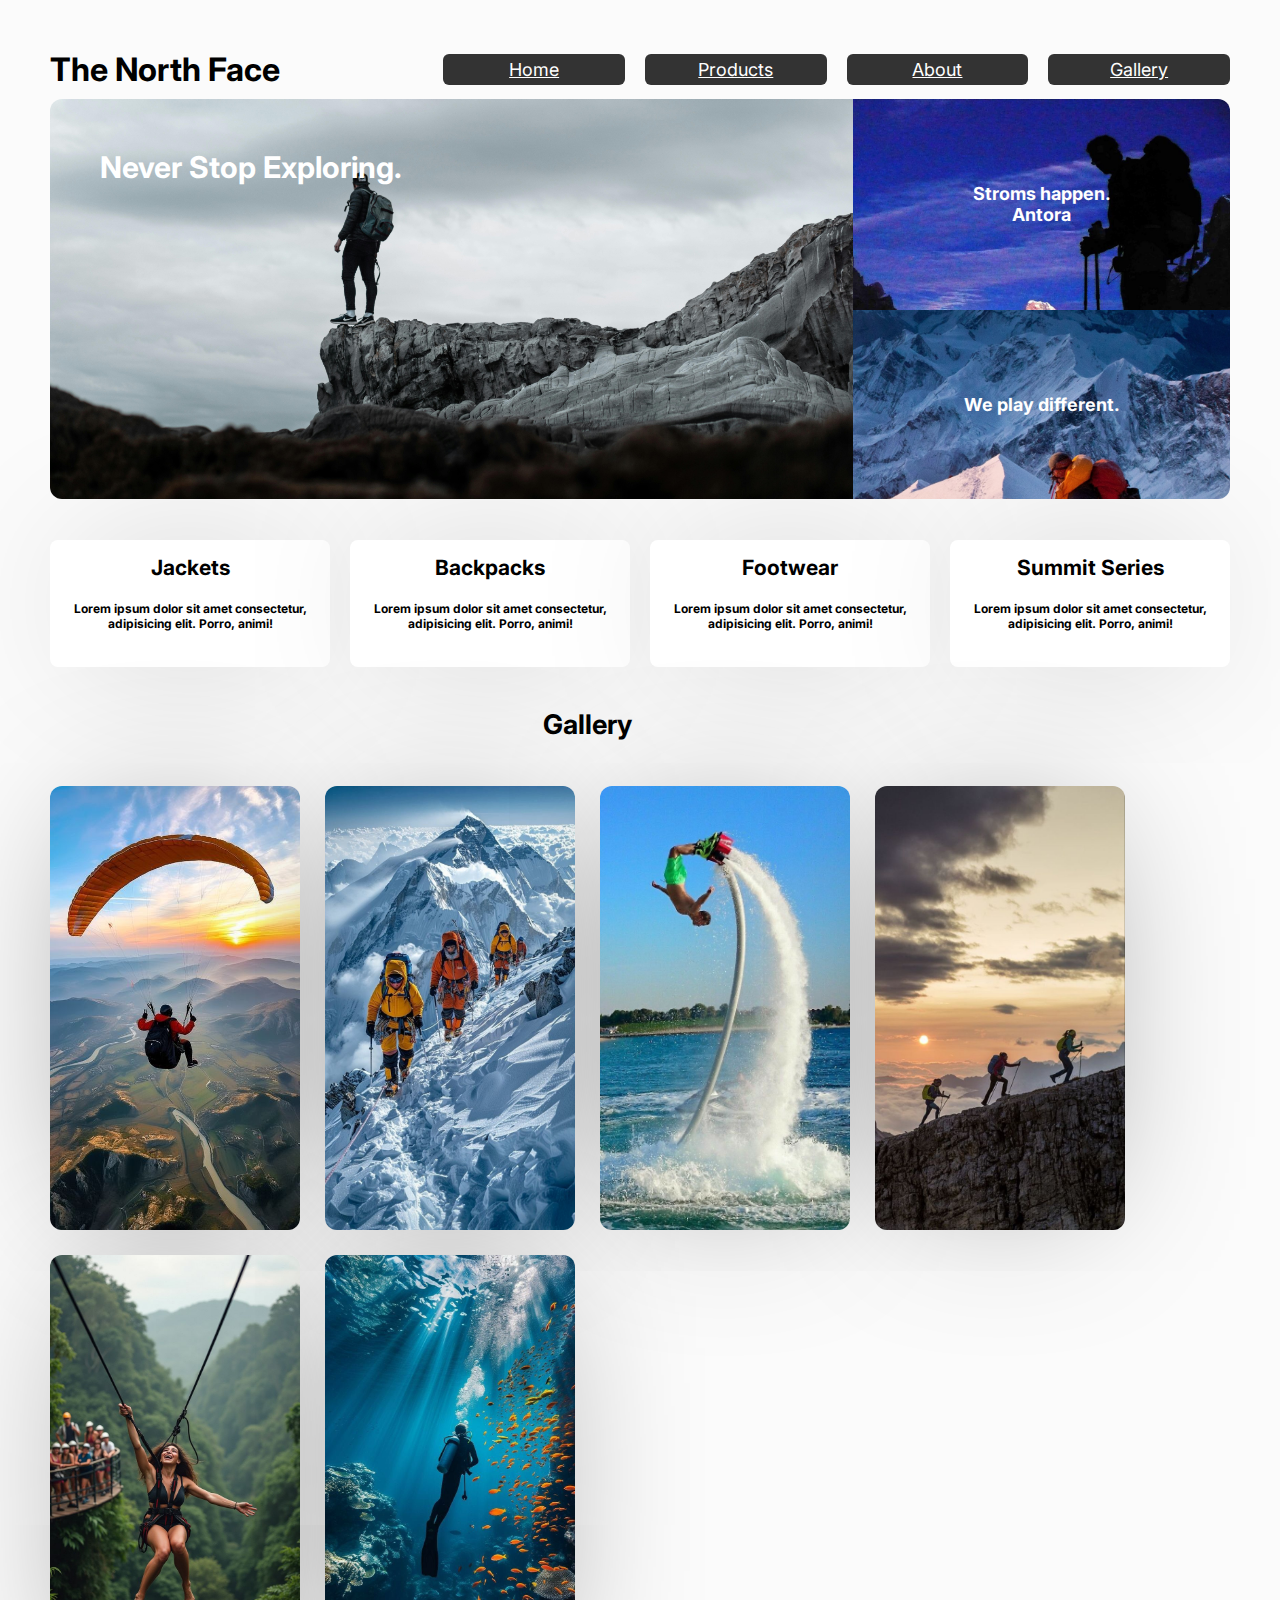
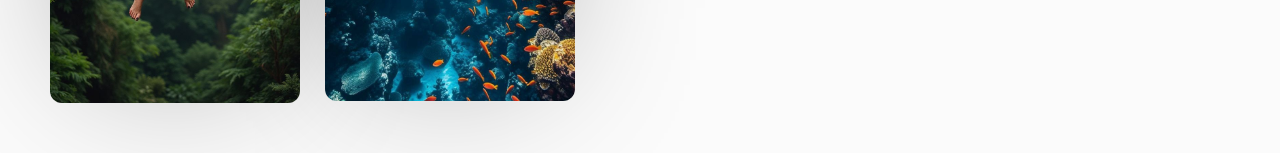
<file: Landing Page/index.html>
<!DOCTYPE html>
<html lang="en">
<head>
    <meta charset="UTF-8">
    <meta name="viewport" content="width=device-width, initial-scale=1.0">
    <title>The North Face</title>
    <link rel="preconnect" href="https://fonts.googleapis.com">
    <link rel="preconnect" href="https://fonts.gstatic.com" crossorigin>
    <link href="https://fonts.googleapis.com/css2?family=Inter:opsz@14..32&family=Montserrat:wght@600&display=swap" rel="stylesheet">
    <link rel="stylesheet" href="style.css">
</head>
<body>
    
    <div class="container">
        <header class="header">
            <div class="hero">
                <h2 class="heading">The North Face</h2>
                <h2 class="sub-heading">Never Stop Exploring.</h2>
            </div>
            <div class="features feature-1">
                <h4 class="text">Stroms happen. 
                    <br>Antora</h4>
            </div>
            <div class="features feature-2">
                <h4>We play different.</h4>
            </div>
        </header>

        <nav class="menu">
            <div class="menu-toggle">
                <input type="checkbox">
                <span></span>
                <span></span>
                <span></span>
            </div>
            <div class="brand">The North Face
            </div>
            <ul>
            <li><a href="">Home</a></li>
            <li><a href="">Products</a></li>
            <li><a href="">About</a></li>
            <li><a href="">Gallery</a></li>
            </ul>
        </nav>
        <br>
        <section class="services">
            <div class="service">
                <h3>Jackets</h3>
                <br>
                <p>Lorem ipsum dolor sit amet consectetur, adipisicing elit. Porro, animi!</p>
                <br>
            </div>
            <div class="service">
                <h3>Backpacks</h3>
                <br>
                <p>Lorem ipsum dolor sit amet consectetur, adipisicing elit. Porro, animi!</p>
                <br>
            </div>
            <div class="service">
                <h3>Footwear</h3>
                <br>
                <p>Lorem ipsum dolor sit amet consectetur, adipisicing elit. Porro, animi!</p>
                <br>
            </div>
            <div class="service">
                <h3>Summit Series</h3>
                <br>
                <p>Lorem ipsum dolor sit amet consectetur, adipisicing elit. Porro, animi!</p>
                <br>
            </div>
        </section>
        <br>
        <section class="gallery">
            <h2>Gallery</h2>
            <img src="img/1.jpeg" alt="">
            <img src="img/2.jpeg" alt="">
            <img src="img/3.jpeg" alt="">
            <img src="img/4.jpeg" alt="">
            <img src="img/5.jpeg" alt="">
            <img src="img/6.jpeg" alt="">
        </section>
    </div>

    <script>
        const menuToggle = document.querySelector('.menu-toggle input');
const nav = document.querySelector('nav ul');

menuToggle.addEventListener('click', function(){
    nav.classList.toggle('slide');
})
    </script>
</body>
</html>
</file>
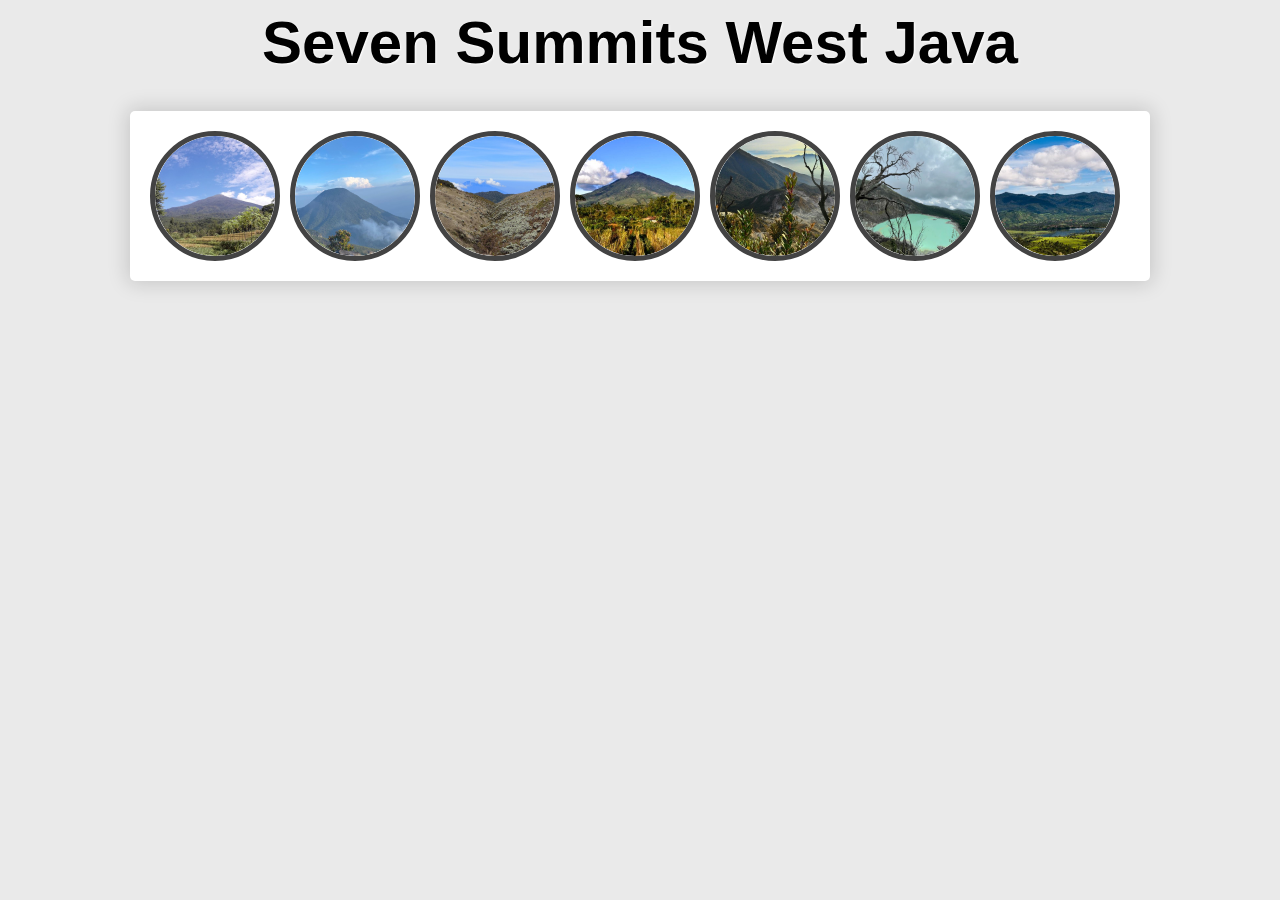
<file: lightbox/index.html>
<!DOCTYPE html>
<html lang="en">
<head>
    <meta charset="UTF-8">
    <meta name="viewport" content="width=device-width, initial-scale=1.0">
    <title>Gallery</title>
    <link rel="stylesheet" href="css/reset.css">
    <link rel="stylesheet" href="css/style.css">
</head>
<body>
<h1>Seven Summits West Java</h1>

<div class="container">
    <ul class="gallery">
        <li>
            <a href="#gambar-1">
                <img src="img/thumb/gunungciremai.png" alt="CIREMAI">
                <span>Ciremai</span>
            </a>
            <div class="overlay" id="gambar-1"> 
                <a href="#" class="close">close</a>
                <a href="#gambar-7" class="prev">prev</a>
                <img src="./img/full/gunungciremai.png" alt="ciremai">
                <a href="#gambar-2" class="next">next</a>
            </div>
        </li>
        <li>
            <a href="#gambar-2">
                <img src="img/thumb/gunungpangrango.png" alt="Pangrango">   
                <span>Pangrango</span>
            </a>
            <div class="overlay" id="gambar-2"> 
                <a href="#gambar-1" class="prev">prev</a>
                <a href="#" class="close">close</a>
                <img src="./img/full/gunungpangrango.png" alt="Pangrango">
                <a href="#gambar-3" class="next">next</a>
               
             </div>   
        </li>
        <li>
            <a href="#gambar-3">
                <img src="img/thumb/gununggede.png" alt="Gede">
                <span>Gede</span>
            </a>
            <div class="overlay" id="gambar-3">
                <a href="#gambar-2" class="prev">prev</a> 
                <a href="#" class="close">close</a>
                <img src="./img/full/gununggede.png" alt="Gede">
                <a href="#gambar-4" class="next">next</a>
                
             </div>   
        </li>
        <li>
            <a href="#gambar-4">
                <img src="img/thumb/gunungcikuray.png" alt="Cikuray">
                <span>Cikuray</span>
            </a>
            <div class="overlay" id="gambar-4">
                <a href="#gambar-3" class="prev">prev</a> 
                <a href="#" class="close">close</a>
                <img src="./img/full/gunungcikuray.png" alt="Cikuray">
                <a href="#gambar-5" class="next">next</a>
                
            </div>
        </li>
        <li>
            <a href="#gambar-5">
                <img src="img/thumb/gunungpapandayan.png" alt="Papandayan">
                <span>Papandayan</span>
            </a>
            <div class="overlay" id="gambar-5"> 
                <a href="#gambar-4" class="prev">prev</a>
                <a href="#" class="close">close</a>
                <img src="./img/full/gunungpapandayan.png" alt="Papandayan">
                <a href="#gambar-6" class="next">next</a>
                
            </div>
        </li>
        <li>
            <a href="#gambar-6">
                <img src="img/thumb/gunungpatuha.png" alt="Patuha">
                <span>Patuha</span>
            </a>
            <div class="overlay" id="gambar-6">
                <a href="#gambar-5" class="prev">prev</a> 
                <a href="#" class="close">close</a>
                <img src="./img/full/gunungpatuha.png" alt="Patuha">
                <a href="#gambar-7" class="next">next</a>
                
            </div>
        </li>
        <li>
            <a href="#gambar-7">
                <img src="img/thumb/gunungmalabar.png" alt="Malabar">
                <span>Malabar</span>
                <div class="overlay" id="gambar-7"> 
                    <a href="#gambar-6" class="prev">prev</a>
                    <a href="#" class="close">close</a>
                    <img src="./img/full/gunungmalabar.png" alt="Malabar">
                    <a href="#gambar-1" class="next">next</a>
                    
                </div>
            </a>
        </li>
        <div class="clear"></div>
    </ul>
</div>



</body>
</html>
</file>
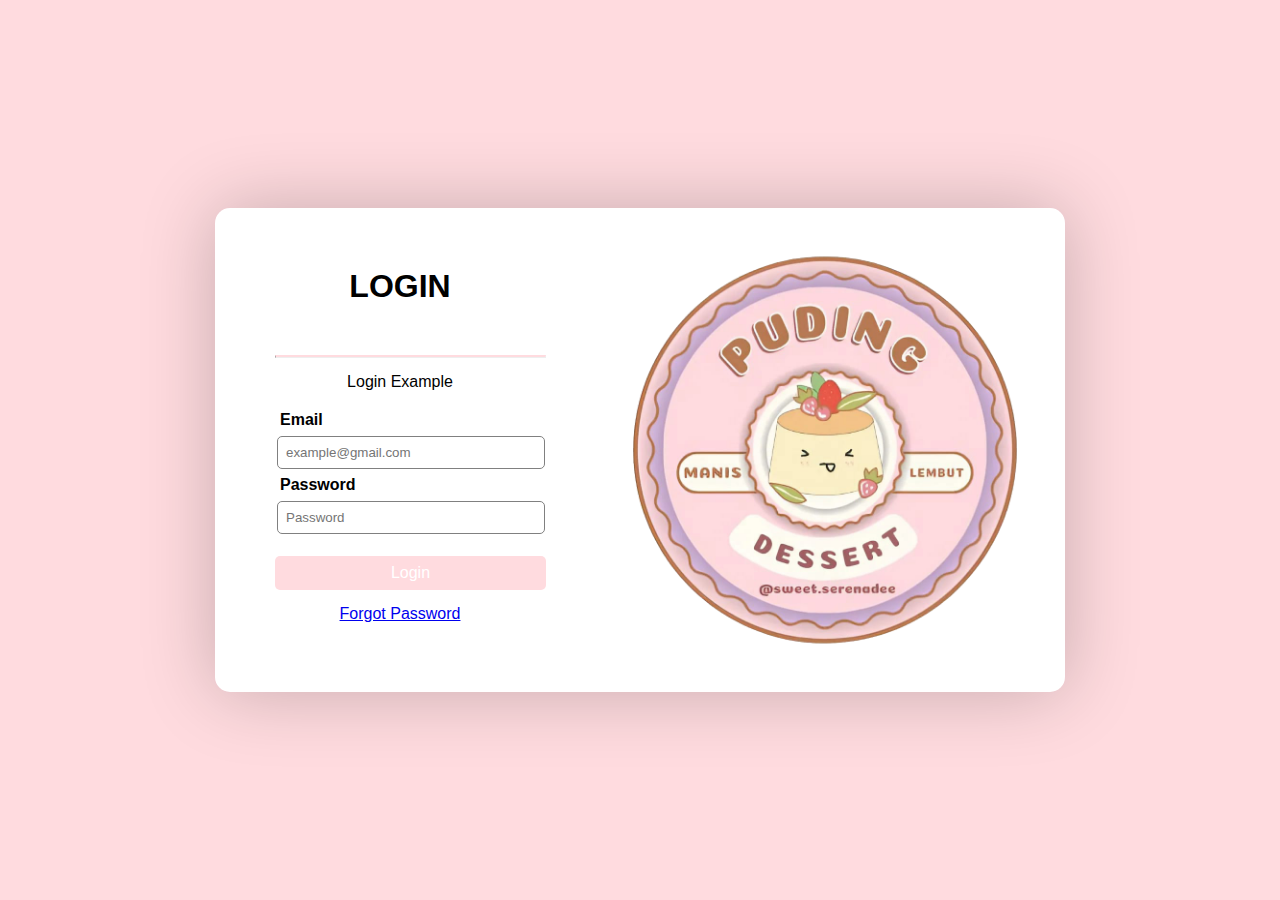
<file: login/index.html>
<!DOCTYPE html>
<html lang="en">
<head>
    <meta charset="UTF-8">
    <meta name="viewport" content="width=device-width, initial-scale=1.0">
    <title>Login</title>
    <link rel="stylesheet" href="style.css">
</head>
<body>
    <div class="container">
        <div class="login">
            <form action="">
                <h1>Login</h1>
                <hr>
                <p> Login Example </p>
                <label for="">Email</label>
                <input type="text" placeholder="example@gmail.com">
                <label for="">Password</label>
                <input type="password" placeholder="Password">
                <button>Login</button>
                <p>
                    <a href="#">Forgot Password</a>
                </p>
            </form>
        </div>
        <div class="right">
            <img src="sweet serenade.png" alt="">
        </div>
    </div>
</body>
</html>
</file>
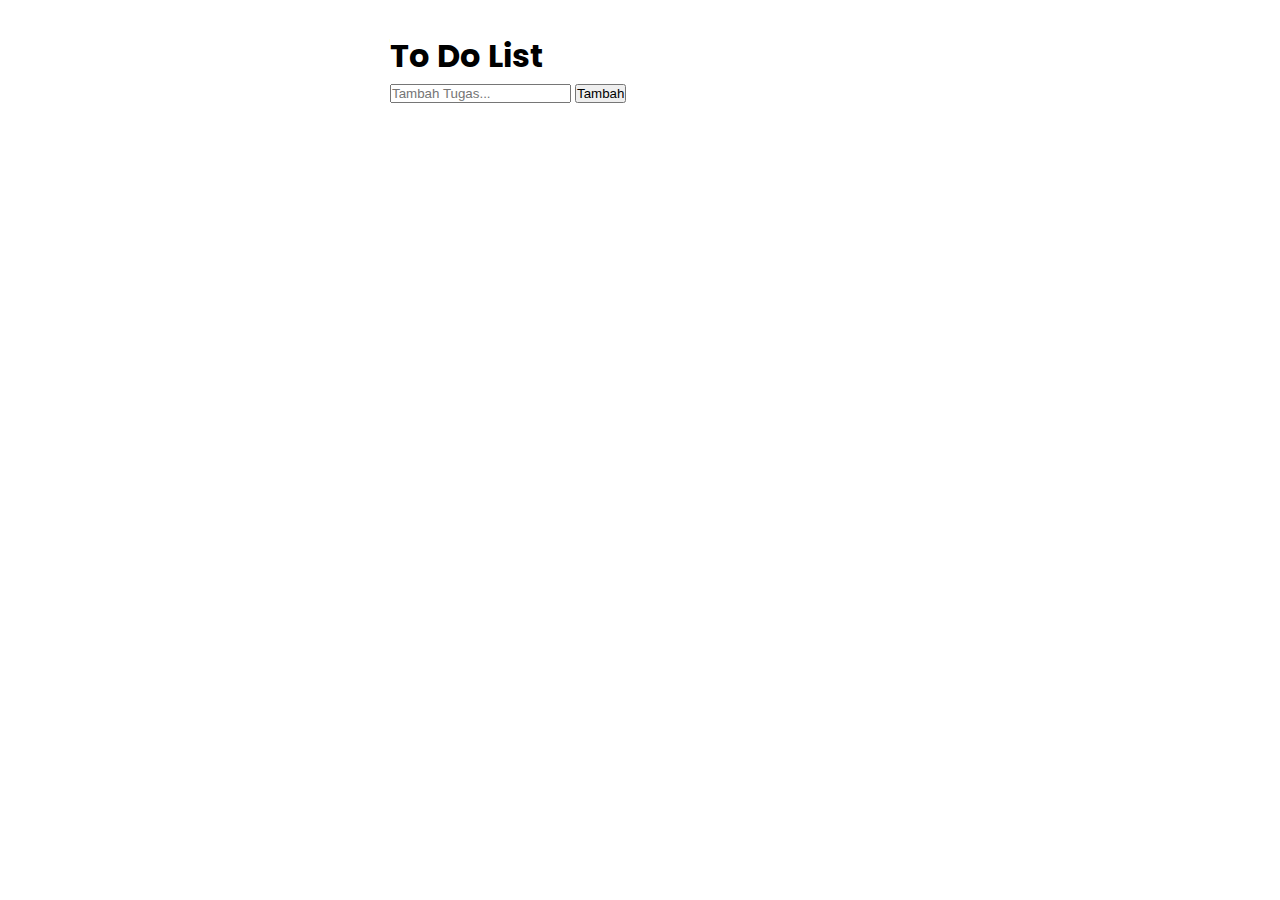
<file: to-do-list/index.html>
<!DOCTYPE html>
<html lang="en">
  <head>
    <meta charset="UTF-8" />
    <meta name="viewport" content="width=device-width, initial-scale=1.0" />
    <link rel="stylesheet" href="style.css" />
    <link rel="preconnect" href="https://fonts.googleapis.com" />
    <link rel="preconnect" href="https://fonts.gstatic.com" crossorigin />
    <link
      href="https://fonts.googleapis.com/css2?family=Poppins:wght@300;400;700&display=swap"
      rel="stylesheet"
    />
    <title>To Do List</title>
  </head>
  <body>
    <h1>To Do List</h1>
    <form id="todo-form">
      <input
        type="text"
        id="todo-input"
        placeholder="Tambah Tugas..."
        required
      />
      <button type="submit">Tambah</button>
    </form>
    <ul id="todo-list"></ul>

    <script src="script.js"></script>
  </body>
</html>
</file>
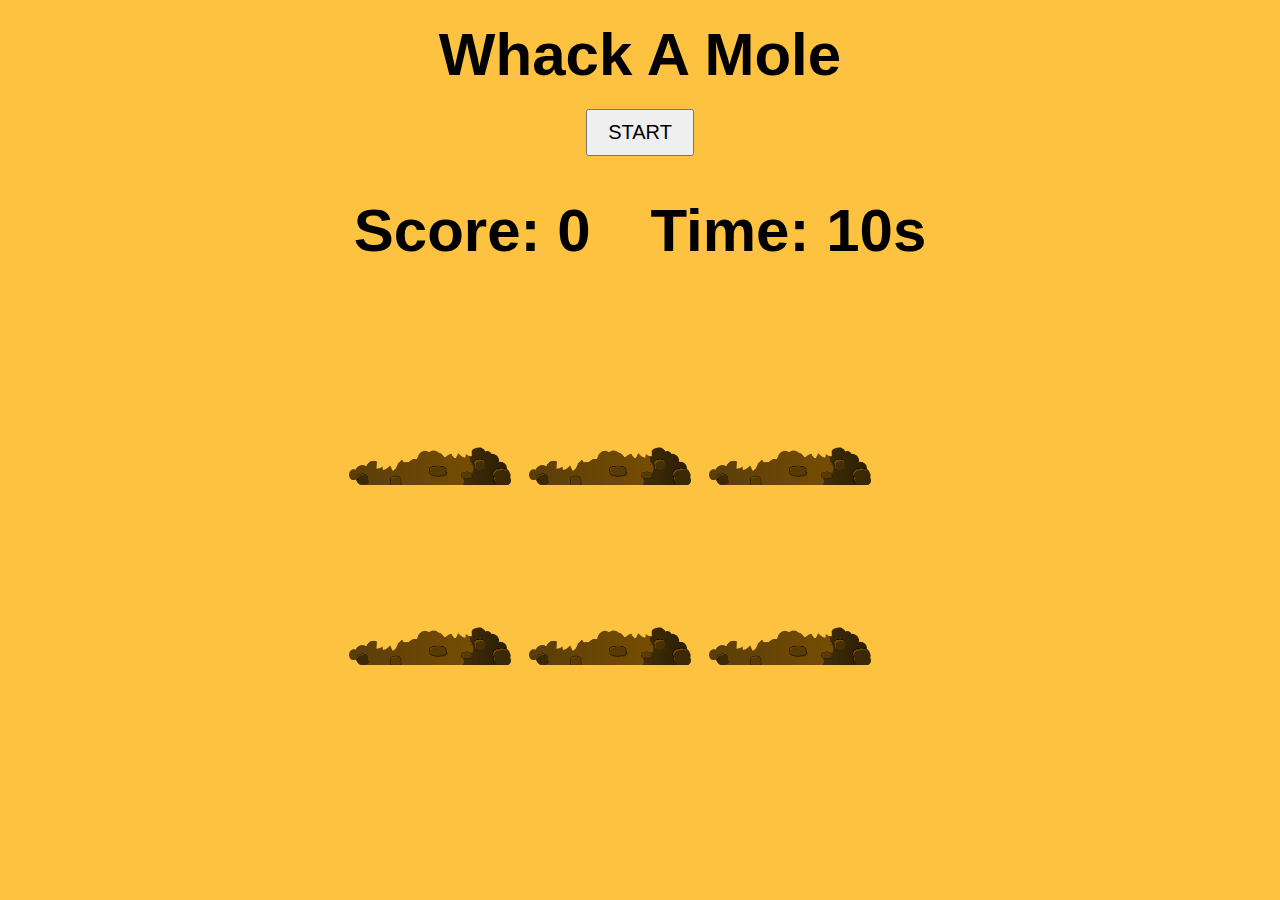
<file: whack a mole/index.html>
<!DOCTYPE html>
<html lang="en">
<head>
    <meta charset="UTF-8">
    <meta name="viewport" content="width=device-width, initial-scale=1.0">
    <title>Whack A Mole</title>
    <link rel="stylesheet" href="css/style.css">
</head>
<body>
    <h1>Whack A Mole</h1>

    <button type="button" class="start" onclick="start()">START</button>

    <div class="game-info">
        <h2 class="score-board">Score: 0</h2>
        <h2 class="time-board">Time: 10s</h2>
    </div>

    <div class="container">
        <div class="tanah">
            <div class="mole"></div>
        </div>
        <div class="tanah">
            <div class="mole"></div>
        </div>
        <div class="tanah">
            <div class="mole"></div>
        </div>
        <div class="tanah">
            <div class="mole"></div>
        </div>
        <div class="tanah">
            <div class="mole"></div>
        </div>
        <div class="tanah">
            <div class="mole"></div>
        </div>
    </div>

    <div class="popup" id="scorePopup">
        <div class="popup-content">
            <h2>Game Over!</h2>
            <p>Your score: <span id="finalScore">0</span></p>
            <button onclick="closePopup()">OK</button>
        </div>
    </div>

    <script src="js/script.js"></script>
</body>
</html>
</file>
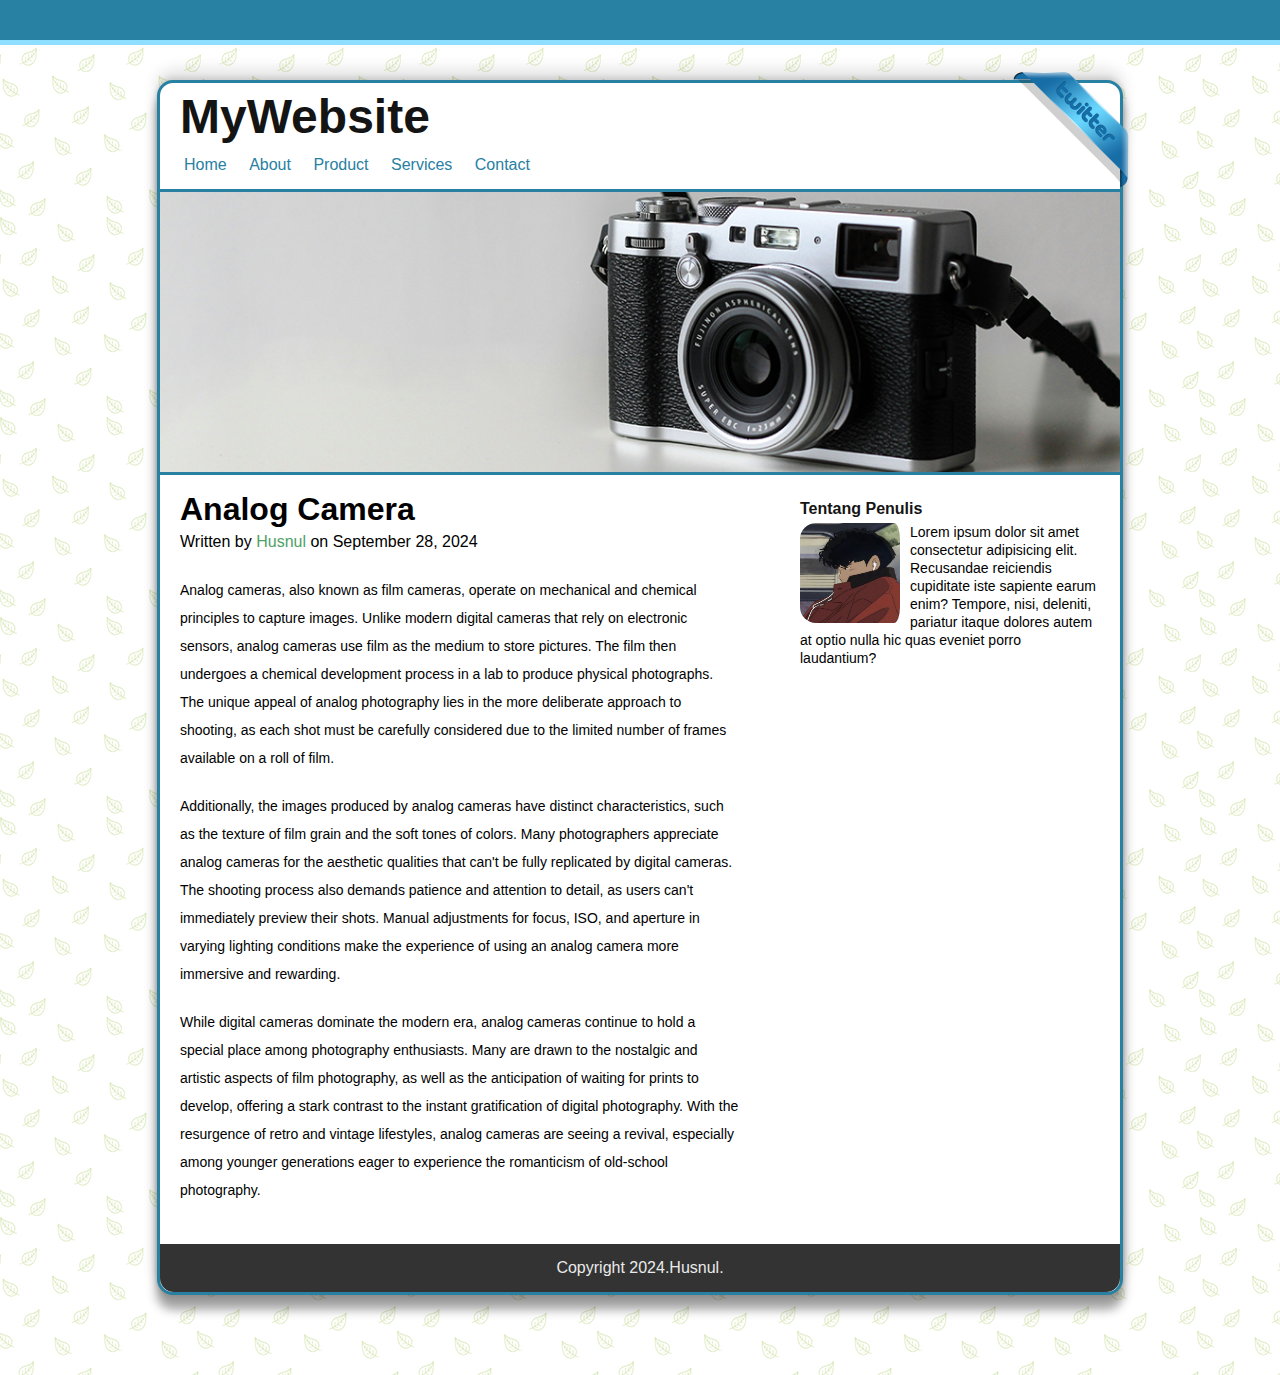
<file: artikel/web.html>
<!DOCTYPE html>
<html>
<head>
	<title>Latihan Position</title>
	<link rel="stylesheet" href="style.css">
</head>
<body>
	<div class="top"> </div>
	<div class="container">
		<a href="https://www.instagram.com/husnulfk/?hl=id" class="twitter" target="_blank">@husnulfk</a>
		<div class="header">
			<h1 class="judul">MyWebsite</h1>
			<ul>
				<li><a href="#">Home</a></li>
				<li><a href="#">About</a></li>
				<li><a href="#">Product</a></li>
				<li><a href="#">Services</a></li>
				<li><a href="#">Contact</a></li>
			</ul>
		</div>
		<div class="hero"></div>	
		<div class="content cf">
			<div class="main">
					<h2>Analog Camera</h2>
				<p class="penulis">Written by <a href="#">Husnul</a> on September 28, 2024</p>
				<p>Analog cameras, also known as film cameras, operate on mechanical and chemical principles to capture images. Unlike modern digital cameras that rely on electronic sensors, analog cameras use film as the medium to store pictures. The film then undergoes a chemical development process in a lab to produce physical photographs. The unique appeal of analog photography lies in the more deliberate approach to shooting, as each shot must be carefully considered due to the limited number of frames available on a roll of film.</p>
				<p>Additionally, the images produced by analog cameras have distinct characteristics, such as the texture of film grain and the soft tones of colors. Many photographers appreciate analog cameras for the aesthetic qualities that can't be fully replicated by digital cameras. The shooting process also demands patience and attention to detail, as users can't immediately preview their shots. Manual adjustments for focus, ISO, and aperture in varying lighting conditions make the experience of using an analog camera more immersive and rewarding.</p>
				<p>While digital cameras dominate the modern era, analog cameras continue to hold a special place among photography enthusiasts. Many are drawn to the nostalgic and artistic aspects of film photography, as well as the anticipation of waiting for prints to develop, offering a stark contrast to the instant gratification of digital photography. With the resurgence of retro and vintage lifestyles, analog cameras are seeing a revival, especially among younger generations eager to experience the romanticism of old-school photography.</p>
			</div>
			<div class="sidebar">
				<h3>Tentang Penulis</h3>
				<img src="img/foto.jpeg" alt="husnul">
				<p>Lorem ipsum dolor sit amet consectetur adipisicing elit. Recusandae reiciendis cupiditate iste sapiente earum enim? Tempore, nisi, deleniti, pariatur itaque dolores autem at optio nulla hic quas eveniet porro laudantium?</p>
			</div>
			
		</div>
		    <div class="footer">
			    <p class="copy">Copyright 2024.Husnul.</p>
		    </div>
	</div>
</body>
</html>
</file>
<file: Landing Page/style.css>
* {
    margin: 0;
    padding: 0;
}

img {
    width: 100%;
}

body {
    background-color: #fbfbfb;
    font-size: 18px;
    font-family: 'Inter', Arial, Helvetica, sans-serif;
    margin: 50px;
}
/* Container */

.container {
    display: grid;
    gap: 10px;
}


/* Header */
.header {
    display: grid;
    grid-template-areas: 
    'hero hero feature-1'
    'hero hero feature-2';

}

.hero {
    grid-area: hero;
    min-height: 300px;
    background-image: url(img/hero.png);
    background-size: cover;
    background-position: center;
    padding: 50px;
    border-radius: 12px 0 0 12px;
}

.hero .sub-heading {
    font-size: 30px;
    color: white;
}

.hero .heading {
    display: none;
    color: black;
}

.features {
    background-color: black;
    display: grid;
    text-align: center;
    cursor: pointer;
    padding: 10px;
    place-content: center;
    color: rgb(255, 255, 255);
    /* justify-content: start;
    align-content: center; */
}

.feature-1 {
    border-radius: 0 12px 0 0;
    grid-area: feature-1;
    background-image: url(img/image1.png);
    background-size: cover;
}

.feature-2 {
    border-radius: 0 0 12px 0;
    grid-area: feature-2;
    background-image: url(img/image2.png);
    background-size: cover;
}

/* Navigations */

.menu {
    order: -1;
    display: grid;
    grid-template-columns: 1fr 2fr;
    align-items: center;
}

.menu .brand {
    font-size: 1.8em;
    color: #000000;
    font-weight: bold;
    box-shadow: -1px 0px 156px -41px rgba(0,0,0,0.41);
    
}

.menu ul {
    list-style: none;
    display: grid;
    grid-template-columns: repeat(auto-fit, minmax(100px, 1fr));
    gap: 20px;
}

.menu a {
    border-radius: 6px;
    box-shadow: -1px 0px 156px -41px rgba(0,0,0,0.41);
    display: block;
    background-color: #333;
    color: white;
    text-align: center;
    padding: 5px;
}

/* Hamburger Menu */
.menu-toggle {
    display: none;
    flex-direction: column;
    height: 20px;
    justify-content: space-between;
    position: relative;
    z-index: 9;
}

.menu-toggle input {
    position: absolute;
    width: 40px;
    height: 28px;
    left: -5px;
    top: -3px;
    opacity: 0;
    cursor: pointer;
    z-index: 2;
}

.menu-toggle span {
    display: block;
    width: 28px;
    height: 3px;
    background-color: #000000;
    border-radius: 3px;
    transition: all 0.5s;
}

/* hamburger Menu Animation */
.menu-toggle span:nth-child(2) {
    transform-origin: 0 0;
}

.menu-toggle span:nth-child(4) {
    transform-origin: 0 100%;
}

.menu-toggle input:checked~span:nth-child(2) {
    background-color: white;
    transform: rotate(45deg); translate: (-1px, -1px);
}
.menu-toggle input:checked~span:nth-child(4) {
    background-color: white;
    transform: rotate(-45deg); translate: (-1px, 0);
} 

.menu-toggle input:checked~span:nth-child(3) {
    opacity: 0;
    transform: scale(0);
} 

/* Services */

.services {
    display: grid;
    grid-template-columns: repeat(auto-fit, minmax(200px, 1fr));
    gap: 20px;
}

.service {
    padding: 15px;
    text-align: center;
    background-color: #ffffff;
    border-radius: 8px;
    box-shadow: -1px 0px 156px -41px rgba(0,0,0,0.41);
}

.service p {
    font-weight: bold;
    letter-spacing: 0px;
    font-size: 12px;
}

/* Gallery */
.gallery {
    display: grid;
    grid-template-columns: repeat(auto-fit, minmax(200px, 250px));
    gap: 25px;
}

.gallery img {
    border-radius: 12px;
    box-shadow: -1px 0px 156px -41px rgba(0,0,0,0.41);
}

.gallery h2 {
    /* grid-column-start: 1;
    grid-column-end: -1; */
    grid-column: 1 / -1;
    text-align: center;
    margin-bottom: 20px;
    box-shadow: -1px 0px 156px -41px rgba(0,0,0,0.41);

}
/* Responsive Breakpoint */
@media (max-width: 1024px) {
    .menu {
        order: inherit;
        grid-template-columns: 1fr;
    }
    .menu .brand {
        display: none;
    }

    .hero .heading {
        display: block;
        color: rgb(255, 255, 255);
        padding: 5px;
    }

    .hero {
        display: flex;
        flex-direction: column;
        align-items: start;
        justify-items: center;
    }
}

@media (max-width: 768px) {
    .menu {
        order: -1;
        justify-items: end;
    }
    .menu-toggle {
        display: flex;
    }
    .menu ul {
        display: flex;
        position: absolute;
        right: 0;
        top: 0;
        width: 100%;
        flex-direction: column;
        align-items: center;
        height: 100vh;
        justify-content: space-evenly;
        z-index: 1;
        background-color: rgba(0, 0, 0, 0.428);
        transform: translateY(-100%);
        transition: all 1s;
        opacity: 0;
    }  

    nav ul.slide {
        opacity: 1;
        transform: translateY(0);
    }
}
@media (max-width: 600px) {
    .header {
        grid-template-areas: 
        'hero'
        'feature-1'
        'feature-2';
    }
    
    .hero {
        border-radius: 12px 12px 0 0;
    }

    .feature-1 {
        border-radius: 0;
    }

    .feature-2 {
        border-radius: 0 0 12px 12px;
    }
}
</file>
<file: lightbox/css/style.css>
/*font*/
@font-face {
    font-family: 'inter';
    src: url(../fonts/Inter-Regular.woff) format ('woff'); 
}

/* style utama */
body{
     font: 18px/36px 'inter', 'arial narrow', arial, sans-serif;      
     background-color: #eaeaea 
}

h1 {
    font-size: 60px;
    margin: 25px 50px 50px;
    text-align: center;
    text-shadow: 1px 1px 2px white ;
    font-weight: bold;
}

.container {
    width: 980px;
    background-color: white;
    margin: 50px auto;
    padding: 20px;
    box-shadow: 0 0 20px 3px rgb(0 0 0 / 15%);
    border-radius: 5px;
}

.gallery li {
    width: 120px;
    height: 120px;
    overflow: hidden;
    border: 5px solid #434343;
    float: left;
    margin-right: 10px;
    position: relative;
}

.gallery li a img,
.gallery li,
.gallery li span {
    border-radius: 50%;
}

.gallery li span {
    display: block;
    width: 120px;
    height: 120px;
    background-color: #ffffffa8;
    position: absolute;
    top: 0;
    text-align: center;
    line-height: 120px;
    color: #333;
    text-shadow: 1px 1px 1px #ddd;
    opacity: 0;
    transition: 0.4s;
    font-size: 19px;
    font-weight: 600;
    transition: .2s;
    transform: scale(0) rotate(0);
}

.gallery li a:hover span {
    opacity: 1;
    transform: scale(1);
}
.clear {
    clear: both;
} 

/* overlay */

.overlay {
    width: 0;
    height: 0;
    overflow: hidden;
    position: fixed;
    top: 0;
    left: 0;
    background-color: rgba(0, 0, 0, 0);
    z-index: 9999999999;
    transition: .5s;
    text-align: center;
    padding: 100px;
}

.overlay:target {
    width: auto;
    height: auto;

    bottom: 0;
    right: 0;
    background-color: rgba(0, 0, 0, .8);
}

.overlay img {
    max-height: 100%;
    box-shadow: 0 0 18px 0px;
    border-radius: 28px;
}

.overlay:target img {
    animation: fade 1s;
}

.overlay .close {
    position: absolute;
    top: 50px;
    left: 62%;
    margin-left: -20px;
    color: white;
    text-decoration: none;
    background-color: black;
    border: 1px solid white;
    line-height: 14px;
    padding: 10px;
    border-radius: 18px;
    opacity: 0; 
}

.overlay:target .close {
    animation: slidedown .5s .5s forwards;
}

.overlay:target .next, 
.overlay:target .prev{
    animation: fade .5s .5s forwards;
}

/* navigasi */
.next, .prev {
    width: 57px;
    height: 93px;
    background-image: url(../img/panahkanan.png);
    position: absolute;
    text-indent: -99999px;
    margin-left: 50px;
    top: 40%;
    opacity: 0;
    
}

.prev {
    background-image: url(../img/panahkiri.png);
    margin-left: -100px;
}

/* animasi */

@keyframes fade {
    0% {
        opacity: 0;
    }
    100% {opacity: 1;
    }
}

@keyframes zoomfade {
    0% {
        transform: scale(0);
        opacity: 0;
    }
    100% {
        transform: scale(1);
        opacity: 1;
    }
}

@keyframes slidedown {
    0% {
        opacity: 0;
        margin-top: -20px;
    }

    100%{
        opacity: 1;
        margin-top: 1;
    }
}
</file>
<file: login/style.css>
*{
    margin: 0;
    padding: 0;
    box-sizing: 0;
    font-family: 'Gill Sans', 'Gill Sans MT', Calibri, 'Trebuchet MS', sans-serif ; 
}

body {
    display: flex;
    justify-content: center;
    align-items: center;
    min-height: 100vh;
    background : #FFDBDF;
}

.container {
    width: 100%;
    display: flex;
    max-width: 850px;
    background : #fff;
    border-radius: 15px;
    box-shadow: 0 0px 75px rgba(0, 0, 0, 0.222);
}

.login {
    width: 400px;
}

form {
    width: 250px;
    margin: 60px auto;
}

h1 {
    margin: 50px;
    text-align: center;
    font-weight: bolder;
    text-transform: uppercase;
}

hr {
    border-top: 2px solid #FFDBDF;
    width: 269px;
}

p {
    text-align: center;
    margin: 15px;
}

.right img {
    width: 480px;
    height: 100%;
    border-top-right-radius: 150px;
    border-bottom-right-radius: 150px;
    
}

form label {
    display: block;
    font-size: 16px;
    font-weight: 600;
    padding: 5px;
}

input {
    width:  100%;
    margin: 2px;
    border: none;
    outline: none;
    padding: 8px;
    border-radius: 5px;
    border: 1px solid grey;
}
  
button {
    border: none;
    outline: none;
    padding: 8px;
    width: 271px;
    color: #fff;
    font-size: 16px;
    cursor: pointer;
    margin-top: 20px;
    border-radius: 5px;
    background:#FFDBDF ;
}

button:hover {
    background: rgba(214, 86, 64, 1)
}
</file>
<file: to-do-list/style.css>
* {
  margin: 0;
  padding: 0;
}

body {
  font-family: "Poppins", sans-serif;
  padding: 2rem;
  margin: auto;
  max-width: 500px;
}

h1 {
  margin: auto;
}

ul {
  list-style: none;
  padding: 0;
}

li {
  display: flex;
  justify-content: space-between;
  margin-bottom: 10px;
  padding: 10px;
  border-radius: 4px;
}

li.done {
  text-decoration: line-through;
  color: gray;
}
</file>
<file: whack a mole/css/style.css>
body {
    background-color: #FDC240;
}
h1, h2 {
    margin: 20px;
    font-size: 60px;
    text-align: center;
    font-family: Arial, Helvetica, sans-serif;
}

button {
    display: block;
    margin: auto;
    padding: 10px 20px;
    font-size: 20px;
    cursor: pointer;
}

.game-info {
    display: flex;
    justify-content: center;
    gap: 20px;
    margin: 20px 0;
}

.container {
    width: 90%;
    max-width: 600px;
    margin: auto;
}

.tanah {
    width: 30%;
    max-width: 200px;
    height: 0;
    padding-bottom: 30%;
    position: relative;
    overflow: hidden;
    float: left;
}

.tanah::after {
    content: '';
    display: block;
    width: 100%;
    height: 50%;
    background: url(../img/tanah.png) bottom center no-repeat;
    background-size: 90%;
    position: absolute;
    bottom: -10%;
}

.mole {
    width: 100%;
    height: 100%;
    background: url(../img/mole.png) bottom center no-repeat;
    background-size: 65%;
    position: absolute;
    top: 100px;
    transition: top 0.3s;
    cursor: pointer;
}

.tanah.show .mole {
    top: -15px;
}

.popup {
    display: none;
    position: fixed;
    top: 0;
    left: 0;
    width: 100%;
    height: 100%;
    background-color: rgba(0, 0, 0, 0.7);
    z-index: 100;
    justify-content: center;
    align-items: center;
}

.popup-content {
    background: white;
    padding: 20px;
    border-radius: 10px;
    text-align: center;
    max-width: 80%;
}

.popup-content h2 {
    font-size: 2rem;
    margin-bottom: 20px;
}

.popup-content p {
    font-size: 1.5rem;
    margin-bottom: 20px;
}

@media (max-width: 600px) {
    h1 {
        font-size: 40px;
    }
    
    .game-info {
        flex-direction: column;
        gap: 10px;
    }
    
    h2 {
        font-size: 30px;
    }
    
    .tanah::after {
        bottom: -15%;
    }
}
</file>
<file: artikel/style.css>
html, body, div, span, applet, object, iframe,
h1, h2, h3, h4, h5, h6, p, blockquote, pre,
a, abbr, acronym, address, big, cite, code,
del, dfn, em, img, ins, kbd, q, s, samp,
small, strike, strong, sub, sup, tt, var,
b, u, i, center,
dl, dt, dd, ol, ul, li,
fieldset, form, label, legend,
table, caption, tbody, tfoot, thead, tr, th, td,
article, aside, canvas, details, embed, 
figure, figcaption, footer, header, hgroup, 
menu, nav, output, ruby, section, summary,
time, mark, audio, video {
	margin: 0;
	padding: 0;
	border: 0;
	font-size: 100%;
	font: inherit;
	vertical-align: baseline;
}
article, aside, details, figcaption, figure, 
footer, header, hgroup, menu, nav, section {
	display: block;
}
body {
	line-height: 1;
}
ol, ul {
	list-style: none;
}
blockquote, q {
	quotes: none;
}
blockquote:before, blockquote:after,
q:before, q:after {
	content: '';
	content: none;
}
table {
	border-collapse: collapse;
	border-spacing: 0;
}

	/*Style*/

body {
	font: 16px/28px arial, sans-serif;
	background-color: #eaeaea;
	background-image: url(img/leaves.webp);
	color: 333;
}

.top {
	position: fixed;
	height: 40px;
	z-index: 9999;
	left: 0;
	top: 0;
	right: 0;
	background-color: #2880a3;
	border-bottom: 5px solid #8edfff;
}
.container {
	width: 960px;
	margin: auto;
	background-color: #fff;
	border: 3px solid #2880a3;
	margin: 80px auto;
	border-radius: 16px;
	position: relative;
	box-shadow: rgba(0, 0, 0, 0.25) 0px 15px 10px, rgba(0, 0, 0, 0.12) 0px -10px 15px, rgba(0, 0, 0, 0.10) 0px 4px 6px, rgba(0, 0, 0, 0.17) 0px 12px 13px, rgba(0, 0, 0, 0.09) 0px -3px 5px;

}

.twitter {
	width: 200px;
	height: 200px;
	display: inline-block;
	text-indent: -9999px;
	position: absolute;
	top: -18px;
	right: -90px;
	background-repeat: no-repeat;
	background-image: url(img/twitter.png)
}	

.header {
	padding: 20px;
	padding-bottom: 10px;
}

.header .judul {
	font-size: 48px;
	font-weight: bold;
	color: #141414;
}

.header ul li {
	display: inline-block;
	margin-top: 20px;
	margin-right: 10px;
}

.header a {
	text-decoration: none;
	color: #2880a3;
	padding: 4px;
}

.header a:hover {
	background-color: salmon;
	color: white;
}

.hero {
	height: 280px;
	background-image: url(img/hero.png);
	background-size: cover;
	background-position: 0 -175px;
	border-top: 3px solid #2880a3;
	border-bottom: 3px solid #2880a3;
}

.main {
	width: 600px;
	float: left;
	padding: 20px;
	box-sizing: border-box;
}

.main h2 {
	font-size: 32px;
	font-weight: bold;
}

.main .penulis a {
	color: #4fa165;
	text-decoration: none;
}

.main .penulis {
	font-size: 16px;
	margin-top: 5px
}
.main p 	{
	margin-bottom: 20px;
	font-size: 14px;
}

.sidebar {
	width: 300px;
	padding: 20px;
	float: right;
}

.sidebar h3{
	font-weight: bold;
	color: #141414;
}

.sidebar img {
	width: 100px;
	height: 100px;
	float: left;
	padding-right: 10px;
	border-radius: 16px;
}

.sidebar p {
	font : 14px/18px arial;
}

.footer {
	background-color: #333;
	padding: 10px;
	border-bottom-left-radius:14px;
	border-bottom-right-radius:14px;
}

.footer .copy {
	color: #eaeaea;
	text-align: center;
	font-size: 16px;
}


/* clearfix */
.cf:before,
.cf:after {
    content: " "; /* 1 */
    display: table; /* 2 */
}

.cf:after {
    clear: both;
}

.cf {
    zoom: 1;
}
</file>
